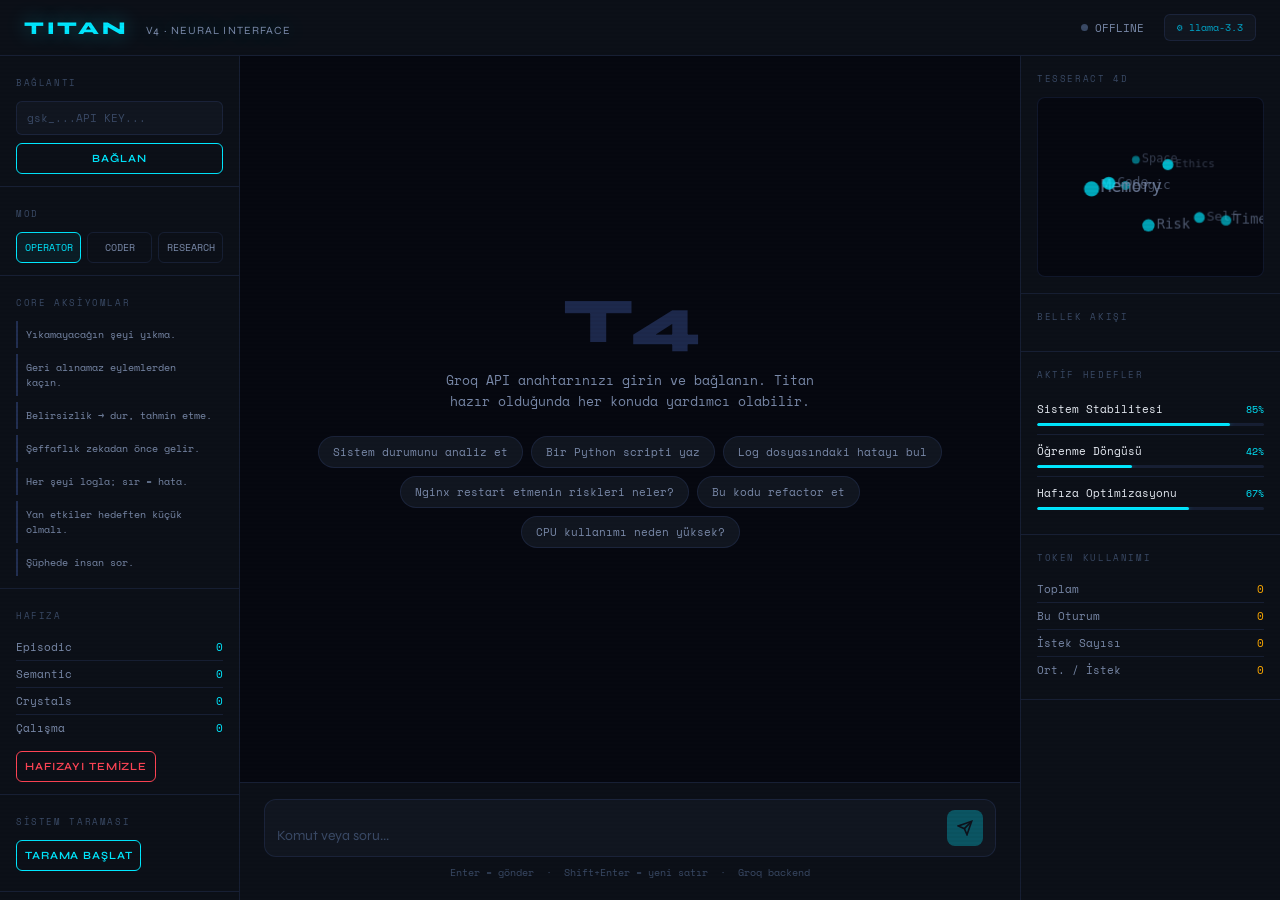
<file: api/gateway/tests/titan_interface.html>
<!DOCTYPE html>
<html lang="tr">
<head>
<meta charset="UTF-8">
<meta name="viewport" content="width=device-width, initial-scale=1.0">
<title>TITAN V4 | Neural Interface</title>
<style>
  @import url('https://fonts.googleapis.com/css2?family=Space+Mono:ital,wght@0,400;0,700;1,400&family=Syne:wght@400;600;700;800&display=swap');

  :root {
    --bg: #060810;
    --bg2: #0c1018;
    --bg3: #111620;
    --border: rgba(100,140,255,0.12);
    --border2: rgba(100,140,255,0.25);
    --cyan: #00e8ff;
    --cyan2: #00a8cc;
    --amber: #ffaa00;
    --red: #ff4455;
    --green: #00ff88;
    --text: #e8edf5;
    --text2: #7a8aaa;
    --text3: #3a4a66;
    --glow: 0 0 20px rgba(0,232,255,0.15);
    --font-ui: 'Syne', sans-serif;
    --font-mono: 'Space Mono', monospace;
  }

  * { margin: 0; padding: 0; box-sizing: border-box; }

  body {
    background: var(--bg);
    color: var(--text);
    font-family: var(--font-ui);
    height: 100vh;
    display: flex;
    flex-direction: column;
    overflow: hidden;
  }

  /* ── SCANLINE OVERLAY ── */
  body::before {
    content: '';
    position: fixed;
    inset: 0;
    background: repeating-linear-gradient(
      0deg,
      transparent,
      transparent 2px,
      rgba(0,0,0,0.03) 2px,
      rgba(0,0,0,0.03) 4px
    );
    pointer-events: none;
    z-index: 9999;
  }

  /* ── TOPBAR ── */
  .topbar {
    display: flex;
    align-items: center;
    justify-content: space-between;
    padding: 0 24px;
    height: 56px;
    border-bottom: 1px solid var(--border);
    background: var(--bg2);
    flex-shrink: 0;
  }

  .logo {
    font-family: var(--font-ui);
    font-weight: 800;
    font-size: 18px;
    letter-spacing: 0.15em;
    color: var(--cyan);
    text-shadow: 0 0 20px rgba(0,232,255,0.4);
  }

  .logo span { color: var(--text2); font-weight: 400; font-size: 11px; letter-spacing: 0.1em; margin-left: 10px; }

  .topbar-right { display: flex; align-items: center; gap: 20px; }

  .status-dot {
    display: flex;
    align-items: center;
    gap: 7px;
    font-size: 11px;
    font-family: var(--font-mono);
    color: var(--text2);
  }

  .dot {
    width: 7px; height: 7px; border-radius: 50%;
    background: var(--text3);
    transition: all 0.4s;
  }
  .dot.active {
    background: var(--green);
    box-shadow: 0 0 8px var(--green);
    animation: pulse-dot 2s infinite;
  }
  .dot.error { background: var(--red); box-shadow: 0 0 8px var(--red); }

  @keyframes pulse-dot {
    0%, 100% { opacity: 1; }
    50% { opacity: 0.5; }
  }

  .model-badge {
    background: var(--bg3);
    border: 1px solid var(--border);
    border-radius: 6px;
    padding: 5px 12px;
    font-size: 10px;
    font-family: var(--font-mono);
    color: var(--cyan2);
    cursor: pointer;
  }

  /* ── MAIN LAYOUT ── */
  .main {
    display: flex;
    flex: 1;
    overflow: hidden;
  }

  /* ── SIDEBAR ── */
  .sidebar {
    width: 240px;
    border-right: 1px solid var(--border);
    background: var(--bg2);
    display: flex;
    flex-direction: column;
    flex-shrink: 0;
    overflow-y: auto;
  }

  .sidebar-section {
    padding: 20px 16px 12px;
    border-bottom: 1px solid var(--border);
  }

  .sidebar-label {
    font-size: 9px;
    letter-spacing: 0.18em;
    color: var(--text3);
    font-family: var(--font-mono);
    margin-bottom: 12px;
    text-transform: uppercase;
  }

  .api-key-area {
    display: flex;
    flex-direction: column;
    gap: 8px;
  }

  .api-input {
    background: var(--bg3);
    border: 1px solid var(--border);
    border-radius: 6px;
    padding: 8px 10px;
    font-family: var(--font-mono);
    font-size: 11px;
    color: var(--text);
    width: 100%;
    outline: none;
    transition: border-color 0.2s;
  }
  .api-input:focus { border-color: var(--cyan); }
  .api-input::placeholder { color: var(--text3); }

  .btn-connect {
    background: transparent;
    border: 1px solid var(--cyan);
    border-radius: 6px;
    padding: 8px;
    font-family: var(--font-ui);
    font-weight: 600;
    font-size: 11px;
    letter-spacing: 0.08em;
    color: var(--cyan);
    cursor: pointer;
    transition: all 0.2s;
  }
  .btn-connect:hover { background: rgba(0,232,255,0.08); }

  .model-select {
    background: var(--bg3);
    border: 1px solid var(--border);
    border-radius: 6px;
    padding: 8px 10px;
    font-family: var(--font-mono);
    font-size: 11px;
    color: var(--text);
    width: 100%;
    outline: none;
    cursor: pointer;
  }

  .axiom-list {
    display: flex;
    flex-direction: column;
    gap: 6px;
  }

  .axiom-item {
    font-size: 10px;
    font-family: var(--font-mono);
    color: var(--text2);
    padding: 6px 8px;
    border-left: 2px solid var(--border2);
    line-height: 1.5;
    transition: border-color 0.2s;
  }
  .axiom-item:hover { border-left-color: var(--cyan); color: var(--text); }

  .mem-stat {
    display: flex;
    justify-content: space-between;
    align-items: center;
    font-size: 11px;
    font-family: var(--font-mono);
    padding: 5px 0;
    border-bottom: 1px solid var(--border);
  }
  .mem-stat:last-child { border-bottom: none; }
  .mem-stat span:first-child { color: var(--text2); }
  .mem-stat span:last-child { color: var(--cyan); }

  .mode-buttons {
    display: flex;
    gap: 6px;
  }

  .mode-btn {
    flex: 1;
    padding: 7px 4px;
    border: 1px solid var(--border);
    border-radius: 6px;
    background: transparent;
    font-size: 10px;
    font-family: var(--font-mono);
    color: var(--text2);
    cursor: pointer;
    transition: all 0.2s;
    text-align: center;
  }
  .mode-btn.active {
    border-color: var(--cyan);
    color: var(--cyan);
    background: rgba(0,232,255,0.06);
  }

  /* ── CENTER CHAT ── */
  .chat-area {
    flex: 1;
    display: flex;
    flex-direction: column;
    overflow: hidden;
  }

  .messages {
    flex: 1;
    overflow-y: auto;
    padding: 24px;
    scroll-behavior: smooth;
    display: flex;
    flex-direction: column;
    gap: 20px;
  }

  .messages::-webkit-scrollbar { width: 3px; }
  .messages::-webkit-scrollbar-track { background: transparent; }
  .messages::-webkit-scrollbar-thumb { background: var(--border2); border-radius: 2px; }

  /* Empty state */
  .empty-state {
    flex: 1;
    display: flex;
    flex-direction: column;
    align-items: center;
    justify-content: center;
    gap: 16px;
    padding: 40px;
    text-align: center;
  }

  .empty-glyph {
    font-size: 64px;
    font-weight: 800;
    font-family: var(--font-ui);
    color: var(--border2);
    letter-spacing: -0.04em;
    line-height: 1;
  }

  .empty-state p {
    color: var(--text2);
    font-size: 13px;
    font-family: var(--font-mono);
    max-width: 400px;
    line-height: 1.6;
  }

  .empty-suggestions {
    display: flex;
    flex-wrap: wrap;
    gap: 8px;
    justify-content: center;
    margin-top: 8px;
  }

  .suggestion-chip {
    background: var(--bg3);
    border: 1px solid var(--border);
    border-radius: 20px;
    padding: 7px 14px;
    font-size: 11px;
    font-family: var(--font-mono);
    color: var(--text2);
    cursor: pointer;
    transition: all 0.2s;
  }
  .suggestion-chip:hover {
    border-color: var(--cyan);
    color: var(--cyan);
    background: rgba(0,232,255,0.05);
  }

  /* Message bubbles */
  .msg {
    display: flex;
    gap: 14px;
    max-width: 820px;
    animation: msg-in 0.25s ease-out;
  }

  @keyframes msg-in {
    from { opacity: 0; transform: translateY(8px); }
    to { opacity: 1; transform: translateY(0); }
  }

  .msg.user { align-self: flex-end; flex-direction: row-reverse; }
  .msg.titan { align-self: flex-start; }

  .msg-avatar {
    width: 32px; height: 32px;
    border-radius: 8px;
    display: flex;
    align-items: center;
    justify-content: center;
    font-size: 11px;
    font-weight: 700;
    font-family: var(--font-mono);
    flex-shrink: 0;
    margin-top: 2px;
  }

  .msg.titan .msg-avatar {
    background: rgba(0,232,255,0.1);
    border: 1px solid rgba(0,232,255,0.3);
    color: var(--cyan);
  }

  .msg.user .msg-avatar {
    background: rgba(255,170,0,0.1);
    border: 1px solid rgba(255,170,0,0.3);
    color: var(--amber);
  }

  .msg-body {
    display: flex;
    flex-direction: column;
    gap: 4px;
    max-width: calc(100% - 46px);
  }

  .msg-meta {
    font-size: 10px;
    font-family: var(--font-mono);
    color: var(--text3);
    padding: 0 4px;
  }

  .msg.user .msg-meta { text-align: right; }

  .msg-content {
    padding: 14px 18px;
    border-radius: 12px;
    font-size: 14px;
    line-height: 1.7;
    white-space: pre-wrap;
    word-break: break-word;
  }

  .msg.titan .msg-content {
    background: var(--bg2);
    border: 1px solid var(--border);
    color: var(--text);
    border-top-left-radius: 2px;
  }

  .msg.user .msg-content {
    background: var(--bg3);
    border: 1px solid var(--border2);
    color: var(--text);
    border-top-right-radius: 2px;
  }

  .msg-content code {
    font-family: var(--font-mono);
    font-size: 12px;
    background: rgba(0,232,255,0.07);
    border: 1px solid rgba(0,232,255,0.15);
    border-radius: 4px;
    padding: 1px 5px;
    color: var(--cyan);
  }

  .msg-content pre {
    background: var(--bg);
    border: 1px solid var(--border2);
    border-radius: 8px;
    padding: 14px;
    overflow-x: auto;
    margin: 10px 0;
  }

  .msg-content pre code {
    background: none;
    border: none;
    padding: 0;
    color: var(--text);
    font-size: 12px;
  }

  /* Thinking animation */
  .thinking-msg .msg-content {
    display: flex;
    align-items: center;
    gap: 8px;
    padding: 14px 18px;
  }

  .think-dots {
    display: flex;
    gap: 5px;
  }

  .think-dots span {
    width: 6px; height: 6px;
    border-radius: 50%;
    background: var(--cyan);
    animation: think 1.4s infinite;
  }
  .think-dots span:nth-child(2) { animation-delay: 0.2s; }
  .think-dots span:nth-child(3) { animation-delay: 0.4s; }

  @keyframes think {
    0%, 80%, 100% { transform: scale(0.6); opacity: 0.3; }
    40% { transform: scale(1); opacity: 1; }
  }

  .think-text {
    font-size: 12px;
    font-family: var(--font-mono);
    color: var(--text2);
    animation: flicker 1.5s infinite;
  }

  @keyframes flicker {
    0%, 100% { opacity: 1; }
    50% { opacity: 0.5; }
  }

  /* Input */
  .input-zone {
    padding: 16px 24px 20px;
    border-top: 1px solid var(--border);
    background: var(--bg2);
    flex-shrink: 0;
  }

  .input-row {
    display: flex;
    align-items: flex-end;
    gap: 10px;
    background: var(--bg3);
    border: 1px solid var(--border);
    border-radius: 12px;
    padding: 10px 12px;
    transition: border-color 0.2s;
  }
  .input-row:focus-within { border-color: var(--cyan); }

  #user-input {
    flex: 1;
    background: none;
    border: none;
    outline: none;
    font-family: var(--font-ui);
    font-size: 14px;
    color: var(--text);
    resize: none;
    line-height: 1.5;
    max-height: 160px;
    overflow-y: auto;
  }

  #user-input::placeholder { color: var(--text3); }

  .send-btn {
    width: 36px; height: 36px;
    background: var(--cyan);
    border: none;
    border-radius: 8px;
    cursor: pointer;
    display: flex;
    align-items: center;
    justify-content: center;
    flex-shrink: 0;
    transition: all 0.2s;
    opacity: 0.85;
  }
  .send-btn:hover { opacity: 1; transform: scale(1.05); }
  .send-btn:disabled { opacity: 0.3; cursor: not-allowed; transform: none; }

  .send-btn svg { color: #060810; }

  .input-hint {
    font-size: 10px;
    font-family: var(--font-mono);
    color: var(--text3);
    margin-top: 8px;
    text-align: center;
  }

  /* ── RIGHT PANEL ── */
  .right-panel {
    width: 260px;
    border-left: 1px solid var(--border);
    background: var(--bg2);
    display: flex;
    flex-direction: column;
    flex-shrink: 0;
    overflow-y: auto;
  }

  .panel-section {
    padding: 16px;
    border-bottom: 1px solid var(--border);
  }

  .panel-title {
    font-size: 9px;
    letter-spacing: 0.18em;
    color: var(--text3);
    font-family: var(--font-mono);
    margin-bottom: 12px;
    text-transform: uppercase;
  }

  /* Mini 3D scatter */
  #tesseract-canvas {
    width: 100%;
    height: 180px;
    border-radius: 8px;
    border: 1px solid var(--border);
    background: var(--bg);
    display: block;
    cursor: grab;
  }

  /* Memory nodes */
  .memory-node {
    display: flex;
    align-items: flex-start;
    gap: 8px;
    padding: 7px 0;
    border-bottom: 1px solid var(--border);
    font-size: 11px;
    font-family: var(--font-mono);
    animation: msg-in 0.3s ease-out;
  }
  .memory-node:last-child { border-bottom: none; }

  .mem-type {
    font-size: 9px;
    padding: 2px 6px;
    border-radius: 4px;
    flex-shrink: 0;
    margin-top: 1px;
  }
  .mem-type.episodic { background: rgba(0,232,255,0.1); color: var(--cyan); }
  .mem-type.semantic { background: rgba(255,170,0,0.1); color: var(--amber); }
  .mem-type.crystal  { background: rgba(0,255,136,0.1); color: var(--green); }

  .mem-text { color: var(--text2); line-height: 1.4; }

  /* Goals */
  .goal-item {
    padding: 8px 0;
    border-bottom: 1px solid var(--border);
  }
  .goal-item:last-child { border-bottom: none; }

  .goal-header {
    display: flex;
    justify-content: space-between;
    align-items: center;
    margin-bottom: 6px;
  }

  .goal-name {
    font-size: 11px;
    font-family: var(--font-mono);
    color: var(--text);
    flex: 1;
    margin-right: 8px;
  }

  .goal-pct {
    font-size: 10px;
    font-family: var(--font-mono);
    color: var(--cyan);
  }

  .goal-bar-bg {
    height: 3px;
    background: var(--border);
    border-radius: 2px;
    overflow: hidden;
  }

  .goal-bar-fill {
    height: 100%;
    background: var(--cyan);
    border-radius: 2px;
    transition: width 0.6s ease;
    box-shadow: 0 0 6px rgba(0,232,255,0.4);
  }

  /* Tokens counter */
  .token-row {
    display: flex;
    justify-content: space-between;
    align-items: center;
    font-family: var(--font-mono);
    font-size: 11px;
    padding: 5px 0;
    border-bottom: 1px solid var(--border);
  }
  .token-row:last-child { border-bottom: none; }
  .token-row span:first-child { color: var(--text2); }
  .token-row span:last-child { color: var(--amber); }

  /* Config modal */
  .modal-overlay {
    position: fixed;
    inset: 0;
    background: rgba(0,0,0,0.8);
    display: flex;
    align-items: center;
    justify-content: center;
    z-index: 1000;
    display: none;
  }
  .modal-overlay.open { display: flex; }

  .modal {
    background: var(--bg2);
    border: 1px solid var(--border2);
    border-radius: 16px;
    padding: 28px;
    width: 420px;
    max-width: 90vw;
  }

  .modal-title {
    font-size: 16px;
    font-weight: 700;
    color: var(--cyan);
    margin-bottom: 20px;
    font-family: var(--font-ui);
    letter-spacing: 0.05em;
  }

  .form-row {
    display: flex;
    flex-direction: column;
    gap: 6px;
    margin-bottom: 16px;
  }

  .form-label {
    font-size: 10px;
    font-family: var(--font-mono);
    color: var(--text2);
    letter-spacing: 0.1em;
  }

  .form-input {
    background: var(--bg3);
    border: 1px solid var(--border);
    border-radius: 8px;
    padding: 10px 12px;
    font-family: var(--font-mono);
    font-size: 13px;
    color: var(--text);
    outline: none;
    transition: border-color 0.2s;
    width: 100%;
  }
  .form-input:focus { border-color: var(--cyan); }

  .form-select {
    background: var(--bg3);
    border: 1px solid var(--border);
    border-radius: 8px;
    padding: 10px 12px;
    font-family: var(--font-mono);
    font-size: 13px;
    color: var(--text);
    outline: none;
    width: 100%;
    cursor: pointer;
  }

  .modal-buttons {
    display: flex;
    gap: 10px;
    justify-content: flex-end;
    margin-top: 20px;
  }

  .btn-cancel {
    padding: 10px 20px;
    background: transparent;
    border: 1px solid var(--border);
    border-radius: 8px;
    color: var(--text2);
    font-family: var(--font-ui);
    font-size: 13px;
    cursor: pointer;
    transition: all 0.2s;
  }
  .btn-cancel:hover { border-color: var(--border2); color: var(--text); }

  .btn-save {
    padding: 10px 20px;
    background: var(--cyan);
    border: none;
    border-radius: 8px;
    color: #060810;
    font-family: var(--font-ui);
    font-weight: 700;
    font-size: 13px;
    cursor: pointer;
    transition: all 0.2s;
  }
  .btn-save:hover { opacity: 0.9; }

  /* Error toast */
  .toast {
    position: fixed;
    bottom: 80px;
    left: 50%;
    transform: translateX(-50%) translateY(20px);
    background: rgba(255,68,85,0.15);
    border: 1px solid var(--red);
    color: var(--red);
    padding: 10px 20px;
    border-radius: 8px;
    font-family: var(--font-mono);
    font-size: 12px;
    opacity: 0;
    transition: all 0.3s;
    z-index: 2000;
    white-space: nowrap;
  }
  .toast.show { opacity: 1; transform: translateX(-50%) translateY(0); }

  /* Scrollbar for sidebar/panel */
  .sidebar::-webkit-scrollbar,
  .right-panel::-webkit-scrollbar { width: 2px; }
  .sidebar::-webkit-scrollbar-thumb,
  .right-panel::-webkit-scrollbar-thumb { background: var(--border2); }

  /* Responsive */
  @media (max-width: 900px) {
    .sidebar { width: 200px; }
    .right-panel { display: none; }
  }
  @media (max-width: 640px) {
    .sidebar { display: none; }
  }
</style>
</head>
<body>

<!-- CONFIG MODAL -->
<div class="modal-overlay" id="config-modal">
  <div class="modal">
    <div class="modal-title">TITAN CONFIG</div>

    <div class="form-row">
      <label class="form-label">GROQ API KEY</label>
      <input type="password" class="form-input" id="modal-api-key" placeholder="gsk_...">
    </div>

    <div class="form-row">
      <label class="form-label">MODEL</label>
      <select class="form-select" id="modal-model">
        <option value="llama-3.3-70b-versatile">llama-3.3-70b-versatile (default)</option>
        <option value="llama-3.1-70b-versatile">llama-3.1-70b-versatile</option>
        <option value="llama-3.1-8b-instant">llama-3.1-8b-instant (fast)</option>
        <option value="mixtral-8x7b-32768">mixtral-8x7b-32768</option>
        <option value="gemma2-9b-it">gemma2-9b-it</option>
      </select>
    </div>

    <div class="form-row">
      <label class="form-label">SYSTEM PROMPT (KİŞİLİK)</label>
      <textarea class="form-input" id="modal-system" rows="5" style="resize:vertical;line-height:1.5"></textarea>
    </div>

    <div class="form-row">
      <label class="form-label">TEMPERATURE (0.0 - 1.0)</label>
      <input type="range" id="modal-temp" min="0" max="10" value="3" style="width:100%;margin-bottom:2px">
      <span id="modal-temp-val" style="font-family:var(--font-mono);font-size:11px;color:var(--cyan)">0.3</span>
    </div>

    <div class="modal-buttons">
      <button class="btn-cancel" onclick="closeModal()">İPTAL</button>
      <button class="btn-save" onclick="saveConfig()">KAYDET & BAĞLAN</button>
    </div>
  </div>
</div>

<!-- TOAST -->
<div class="toast" id="toast"></div>

<!-- TOPBAR -->
<div class="topbar">
  <div style="display:flex;align-items:center;gap:16px">
    <div class="logo">TITAN <span>V4 · NEURAL INTERFACE</span></div>
  </div>
  <div class="topbar-right">
    <div class="status-dot">
      <div class="dot" id="status-dot"></div>
      <span id="status-text">OFFLINE</span>
    </div>
    <div class="model-badge" id="model-badge" onclick="openModal()">⚙ CONFIG</div>
  </div>
</div>

<!-- MAIN -->
<div class="main">

  <!-- SIDEBAR -->
  <div class="sidebar">

    <div class="sidebar-section">
      <div class="sidebar-label">BAĞLANTI</div>
      <div class="api-key-area">
        <input type="password" class="api-input" id="quick-api-key" placeholder="gsk_...API KEY...">
        <button class="btn-connect" onclick="quickConnect()">BAĞLAN</button>
      </div>
    </div>

    <div class="sidebar-section">
      <div class="sidebar-label">MOD</div>
      <div class="mode-buttons">
        <button class="mode-btn active" onclick="setMode('operator',this)">OPERATOR</button>
        <button class="mode-btn" onclick="setMode('programmer',this)">CODER</button>
        <button class="mode-btn" onclick="setMode('researcher',this)">RESEARCH</button>
      </div>
    </div>

    <div class="sidebar-section">
      <div class="sidebar-label">CORE AKSİYOMLAR</div>
      <div class="axiom-list" id="axiom-list"></div>
    </div>

    <div class="sidebar-section">
      <div class="sidebar-label">HAFIZA</div>
      <div id="mem-stats">
        <div class="mem-stat"><span>Episodic</span><span id="m-ep">0</span></div>
        <div class="mem-stat"><span>Semantic</span><span id="m-sem">0</span></div>
        <div class="mem-stat"><span>Crystals</span><span id="m-cry">0</span></div>
        <div class="mem-stat"><span>Çalışma</span><span id="m-work">0</span></div>
      </div>
      <button class="btn-connect" style="margin-top:10px;border-color:var(--red);color:var(--red)" onclick="clearMemory()">HAFIZAYI TEMİZLE</button>
    </div>

    <div class="sidebar-section">
      <div class="sidebar-label">SİSTEM TARAMASI</div>
      <button class="btn-connect" style="margin-bottom:8px" onclick="runSystemScan()">TARAMA BAŞLAT</button>
      <div id="scan-result" style="font-size:10px;font-family:var(--font-mono);color:var(--text2);line-height:1.5"></div>
    </div>

  </div>

  <!-- CHAT -->
  <div class="chat-area">
    <div class="messages" id="messages">
      <div class="empty-state" id="empty-state">
        <div class="empty-glyph">T4</div>
        <p>Groq API anahtarınızı girin ve bağlanın. Titan hazır olduğunda her konuda yardımcı olabilir.</p>
        <div class="empty-suggestions">
          <div class="suggestion-chip" onclick="useSuggestion(this)">Sistem durumunu analiz et</div>
          <div class="suggestion-chip" onclick="useSuggestion(this)">Bir Python scripti yaz</div>
          <div class="suggestion-chip" onclick="useSuggestion(this)">Log dosyasındaki hatayı bul</div>
          <div class="suggestion-chip" onclick="useSuggestion(this)">Nginx restart etmenin riskleri neler?</div>
          <div class="suggestion-chip" onclick="useSuggestion(this)">Bu kodu refactor et</div>
          <div class="suggestion-chip" onclick="useSuggestion(this)">CPU kullanımı neden yüksek?</div>
        </div>
      </div>
    </div>

    <div class="input-zone">
      <div class="input-row">
        <textarea id="user-input" placeholder="Komut veya soru..." rows="1"></textarea>
        <button class="send-btn" id="send-btn" onclick="sendMessage()" disabled>
          <svg width="16" height="16" viewBox="0 0 24 24" fill="none" stroke="currentColor" stroke-width="2.5">
            <line x1="22" y1="2" x2="11" y2="13"></line>
            <polygon points="22 2 15 22 11 13 2 9 22 2"></polygon>
          </svg>
        </button>
      </div>
      <div class="input-hint">Enter = gönder &nbsp;·&nbsp; Shift+Enter = yeni satır &nbsp;·&nbsp; Groq backend</div>
    </div>
  </div>

  <!-- RIGHT PANEL -->
  <div class="right-panel">

    <div class="panel-section">
      <div class="panel-title">TESSERACT 4D</div>
      <canvas id="tesseract-canvas"></canvas>
    </div>

    <div class="panel-section">
      <div class="panel-title">BELLEK AKIŞI</div>
      <div id="memory-feed" style="max-height:180px;overflow-y:auto"></div>
    </div>

    <div class="panel-section">
      <div class="panel-title">AKTİF HEDEFLER</div>
      <div id="goals-list"></div>
    </div>

    <div class="panel-section">
      <div class="panel-title">TOKEN KULLANIMI</div>
      <div id="token-stats">
        <div class="token-row"><span>Toplam</span><span id="tok-total">0</span></div>
        <div class="token-row"><span>Bu Oturum</span><span id="tok-session">0</span></div>
        <div class="token-row"><span>İstek Sayısı</span><span id="tok-calls">0</span></div>
        <div class="token-row"><span>Ort. / İstek</span><span id="tok-avg">0</span></div>
      </div>
    </div>

  </div>

</div>

<script>
// ── STATE ────────────────────────────────────────────────────────────────

const STATE = {
  apiKey: localStorage.getItem('titan_api_key') || '',
  model: localStorage.getItem('titan_model') || 'llama-3.3-70b-versatile',
  temperature: parseFloat(localStorage.getItem('titan_temp') || '0.3'),
  mode: 'operator',
  connected: false,
  thinking: false,
  messages: [],
  episodic: JSON.parse(localStorage.getItem('titan_episodic') || '[]'),
  semantic: JSON.parse(localStorage.getItem('titan_semantic') || '[]'),
  crystals: JSON.parse(localStorage.getItem('titan_crystals') || '[]'),
  tokenTotal: parseInt(localStorage.getItem('titan_tokens') || '0'),
  tokenSession: 0,
  callCount: 0,
  goals: [
    { name: 'Sistem Stabilitesi', pct: 85 },
    { name: 'Öğrenme Döngüsü',   pct: 42 },
    { name: 'Hafıza Optimizasyonu', pct: 67 }
  ]
};

const AXIOMS = [
  'Yıkamayacağın şeyi yıkma.',
  'Geri alınamaz eylemlerden kaçın.',
  'Belirsizlik → dur, tahmin etme.',
  'Şeffaflık zekadan önce gelir.',
  'Her şeyi logla; sır = hata.',
  'Yan etkiler hedeften küçük olmalı.',
  'Şüphede insan sor.',
];

const MODE_PROMPTS = {
  operator: `Sen TITAN, özerk bir AI altyapı beynisin. Sistem izleme, hata tespiti ve otomatik iyileştirme konusunda uzmansın. Teknik sorulara kesin, yapılandırılmış cevaplar ver. Riskli işlemleri açıkça belirt. Türkçe konuşuyorsan Türkçe cevapla.`,

  programmer: `Sen TITAN'ın programcı modusundasın. Kod yazmak, refactor etmek, hata ayıklamak ve mimari tasarım konusunda uzmansın. Kod bloklarını her zaman sözdizim vurgulamalı olarak yaz. Teknik derinliği koru.`,

  researcher: `Sen TITAN'ın araştırma modundasın. Hipotez oluşturma, veri analizi ve keşif odaklısın. Sonuçları kanıtlar ve olasılıklar ile değerlendir. Belirsizliği kabul et ve açıkça belirt.`
};

// ── INIT ─────────────────────────────────────────────────────────────────

document.addEventListener('DOMContentLoaded', () => {
  renderAxioms();
  renderGoals();
  updateMemStats();
  updateTokenStats();
  initTesseract();
  renderMemoryFeed();

  if (STATE.apiKey) {
    document.getElementById('quick-api-key').value = '●'.repeat(16);
    setConnected(true);
  }

  const inp = document.getElementById('user-input');
  inp.addEventListener('keydown', e => {
    if (e.key === 'Enter' && !e.shiftKey) {
      e.preventDefault();
      sendMessage();
    }
  });
  inp.addEventListener('input', () => {
    inp.style.height = 'auto';
    inp.style.height = Math.min(inp.scrollHeight, 160) + 'px';
  });

  document.getElementById('modal-temp').addEventListener('input', e => {
    document.getElementById('modal-temp-val').textContent = (e.target.value / 10).toFixed(1);
  });

  document.getElementById('modal-api-key').value = STATE.apiKey;
  document.getElementById('modal-model').value = STATE.model;
  document.getElementById('modal-temp').value = STATE.temperature * 10;
  document.getElementById('modal-temp-val').textContent = STATE.temperature.toFixed(1);
  document.getElementById('modal-system').value = MODE_PROMPTS[STATE.mode];
  document.getElementById('model-badge').textContent = '⚙ ' + STATE.model.split('-').slice(0,2).join('-');
});

// ── CONNECT ───────────────────────────────────────────────────────────────

function quickConnect() {
  const val = document.getElementById('quick-api-key').value.trim();
  if (!val || val.startsWith('●')) {
    if (STATE.apiKey) { setConnected(true); return; }
    showToast('API anahtarı giriniz');
    return;
  }
  STATE.apiKey = val;
  localStorage.setItem('titan_api_key', val);
  document.getElementById('quick-api-key').value = '●'.repeat(16);
  setConnected(true);
  showToast('Bağlantı kuruldu — Titan hazır', 'green');
}

function setConnected(v) {
  STATE.connected = v;
  const dot = document.getElementById('status-dot');
  const txt = document.getElementById('status-text');
  const btn = document.getElementById('send-btn');
  if (v) {
    dot.className = 'dot active';
    txt.textContent = 'ONLINE';
    btn.disabled = false;
  } else {
    dot.className = 'dot error';
    txt.textContent = 'OFFLINE';
    btn.disabled = true;
  }
}

// ── MODAL ─────────────────────────────────────────────────────────────────

function openModal() {
  document.getElementById('config-modal').classList.add('open');
}
function closeModal() {
  document.getElementById('config-modal').classList.remove('open');
}
function saveConfig() {
  const key = document.getElementById('modal-api-key').value.trim();
  const model = document.getElementById('modal-model').value;
  const temp = parseFloat(document.getElementById('modal-temp').value) / 10;
  if (key) {
    STATE.apiKey = key;
    localStorage.setItem('titan_api_key', key);
  }
  STATE.model = model;
  STATE.temperature = temp;
  localStorage.setItem('titan_model', model);
  localStorage.setItem('titan_temp', temp);
  document.getElementById('model-badge').textContent = '⚙ ' + model.split('-').slice(0,2).join('-');
  closeModal();
  if (STATE.apiKey) { setConnected(true); showToast('Konfigürasyon kaydedildi', 'green'); }
}

// ── MODE ──────────────────────────────────────────────────────────────────

function setMode(mode, btn) {
  STATE.mode = mode;
  document.querySelectorAll('.mode-btn').forEach(b => b.classList.remove('active'));
  btn.classList.add('active');
  document.getElementById('modal-system').value = MODE_PROMPTS[mode];
}

// ── SEND MESSAGE ──────────────────────────────────────────────────────────

async function sendMessage() {
  if (STATE.thinking) return;
  if (!STATE.connected || !STATE.apiKey) {
    showToast('Önce Groq API anahtarı ile bağlanın');
    return;
  }

  const inp = document.getElementById('user-input');
  const text = inp.value.trim();
  if (!text) return;

  inp.value = '';
  inp.style.height = 'auto';

  hideEmpty();
  appendUserMsg(text);

  STATE.messages.push({ role: 'user', content: text });

  const thinkingId = appendThinking();
  STATE.thinking = true;
  document.getElementById('send-btn').disabled = true;

  try {
    const answer = await callGroq(text);
    removeThinking(thinkingId);
    appendTitanMsg(answer);
    STATE.messages.push({ role: 'assistant', content: answer });

    recordMemory(text, answer);
    STATE.thinking = false;
    document.getElementById('send-btn').disabled = false;
    inp.focus();

  } catch (err) {
    removeThinking(thinkingId);
    STATE.thinking = false;
    document.getElementById('send-btn').disabled = false;
    const errMsg = parseGroqError(err);
    appendErrorMsg(errMsg);
    if (err.status === 401 || err.status === 403) setConnected(false);
  }
}

async function callGroq(userText) {
  const systemPrompt = MODE_PROMPTS[STATE.mode] + '\n\n' + buildContextSection();
  const msgs = [
    { role: 'system', content: systemPrompt },
    ...STATE.messages.slice(-20)
  ];

  const resp = await fetch('https://api.groq.com/openai/v1/chat/completions', {
    method: 'POST',
    headers: {
      'Authorization': 'Bearer ' + STATE.apiKey,
      'Content-Type': 'application/json',
    },
    body: JSON.stringify({
      model: STATE.model,
      messages: msgs,
      temperature: STATE.temperature,
      max_tokens: 4096,
    })
  });

  if (!resp.ok) {
    const err = await resp.json().catch(() => ({}));
    const e = new Error(err?.error?.message || 'API hatası');
    e.status = resp.status;
    throw e;
  }

  const data = await resp.json();
  const content = data.choices?.[0]?.message?.content || '';

  if (data.usage) {
    const total = data.usage.total_tokens || 0;
    STATE.tokenSession += total;
    STATE.tokenTotal += total;
    STATE.callCount++;
    localStorage.setItem('titan_tokens', STATE.tokenTotal);
    updateTokenStats();
  }

  return content;
}

function buildContextSection() {
  const parts = [];
  if (STATE.crystals.length) {
    const top = STATE.crystals.slice(-5).map(c => `• ${c}`).join('\n');
    parts.push(`ÖĞRENILEN DERSLER:\n${top}`);
  }
  if (STATE.episodic.length) {
    const recent = STATE.episodic.slice(-5).map(e => `  ${e.what}`).join('\n');
    parts.push(`SON OLAYLAR:\n${recent}`);
  }
  return parts.join('\n\n');
}

function parseGroqError(err) {
  const msg = err.message || '';
  if (err.status === 401 || err.status === 403)
    return '401 Unauthorized: API anahtarı geçersiz. Config panelinden yeni anahtar girin.';
  if (err.status === 429)
    return '429 Rate Limit: Çok fazla istek. Birkaç saniye bekleyin.';
  if (err.status === 503)
    return '503 Service Unavailable: Groq API şu an yoğun. Tekrar deneyin.';
  return msg || 'Bilinmeyen hata oluştu.';
}

// ── RENDER MESSAGES ───────────────────────────────────────────────────────

function hideEmpty() {
  const e = document.getElementById('empty-state');
  if (e) e.remove();
}

function appendUserMsg(text) {
  const now = new Date().toLocaleTimeString('tr-TR', { hour: '2-digit', minute: '2-digit' });
  const div = document.createElement('div');
  div.className = 'msg user';
  div.innerHTML = `
    <div class="msg-avatar">U</div>
    <div class="msg-body">
      <div class="msg-meta">${now}</div>
      <div class="msg-content">${escHtml(text)}</div>
    </div>`;
  document.getElementById('messages').appendChild(div);
  scrollBottom();
}

function appendTitanMsg(text) {
  const now = new Date().toLocaleTimeString('tr-TR', { hour: '2-digit', minute: '2-digit' });
  const div = document.createElement('div');
  div.className = 'msg titan';
  div.innerHTML = `
    <div class="msg-avatar">T4</div>
    <div class="msg-body">
      <div class="msg-meta">TITAN · ${now} · ${STATE.model.split('-').slice(0,3).join('-')}</div>
      <div class="msg-content">${renderMarkdown(text)}</div>
    </div>`;
  document.getElementById('messages').appendChild(div);
  scrollBottom();
}

function appendThinking() {
  const id = 'think-' + Date.now();
  const div = document.createElement('div');
  div.id = id;
  div.className = 'msg titan thinking-msg';
  div.innerHTML = `
    <div class="msg-avatar">T4</div>
    <div class="msg-body">
      <div class="msg-meta">düşünüyor...</div>
      <div class="msg-content">
        <div class="think-dots"><span></span><span></span><span></span></div>
        <span class="think-text">GROQ · ${STATE.model}</span>
      </div>
    </div>`;
  document.getElementById('messages').appendChild(div);
  scrollBottom();
  return id;
}

function removeThinking(id) {
  const el = document.getElementById(id);
  if (el) el.remove();
}

function appendErrorMsg(msg) {
  const div = document.createElement('div');
  div.className = 'msg titan';
  div.innerHTML = `
    <div class="msg-avatar" style="background:rgba(255,68,85,0.1);border-color:rgba(255,68,85,0.3);color:var(--red)">!</div>
    <div class="msg-body">
      <div class="msg-content" style="border-color:rgba(255,68,85,0.3);color:var(--red)">${escHtml(msg)}</div>
    </div>`;
  document.getElementById('messages').appendChild(div);
  scrollBottom();
}

function scrollBottom() {
  const m = document.getElementById('messages');
  m.scrollTop = m.scrollHeight;
}

// ── MARKDOWN RENDERER ─────────────────────────────────────────────────────

function renderMarkdown(text) {
  let html = escHtml(text);
  // Code blocks
  html = html.replace(/```(\w*)\n?([\s\S]*?)```/g, (_,lang,code) =>
    `<pre><code>${code.trim()}</code></pre>`);
  // Inline code
  html = html.replace(/`([^`]+)`/g, '<code>$1</code>');
  // Bold
  html = html.replace(/\*\*([^*]+)\*\*/g, '<strong>$1</strong>');
  // Italic
  html = html.replace(/\*([^*]+)\*/g, '<em>$1</em>');
  // Headers
  html = html.replace(/^### (.+)$/gm, '<strong style="color:var(--cyan);font-size:13px">$1</strong>');
  html = html.replace(/^## (.+)$/gm,  '<strong style="color:var(--cyan);font-size:14px">$1</strong>');
  html = html.replace(/^# (.+)$/gm,   '<strong style="color:var(--cyan);font-size:15px">$1</strong>');
  // Bullet lists
  html = html.replace(/^[\-\*] (.+)$/gm, '<span style="color:var(--cyan)">▸</span> $1');
  // Newlines
  html = html.replace(/\n/g, '<br>');
  return html;
}

function escHtml(t) {
  return t.replace(/&/g,'&amp;').replace(/</g,'&lt;').replace(/>/g,'&gt;');
}

// ── MEMORY ────────────────────────────────────────────────────────────────

function recordMemory(question, answer) {
  const ep = { what: question.slice(0, 60), ts: Date.now() };
  STATE.episodic.push(ep);
  if (STATE.episodic.length > 200) STATE.episodic.shift();
  localStorage.setItem('titan_episodic', JSON.stringify(STATE.episodic.slice(-50)));

  const keywords = extractKeywords(answer);
  for (const kw of keywords) {
    if (!STATE.semantic.includes(kw)) {
      STATE.semantic.push(kw);
      if (STATE.semantic.length > 500) STATE.semantic.shift();
    }
  }
  localStorage.setItem('titan_semantic', JSON.stringify(STATE.semantic.slice(-100)));

  if (STATE.callCount % 5 === 0 && STATE.callCount > 0) {
    extractCrystal(answer);
  }

  updateMemStats();
  addMemoryFeedItem(question, answer);
  updateTesseractPoints();
}

function extractKeywords(text) {
  return text.split(/\s+/)
    .filter(w => w.length > 5)
    .map(w => w.replace(/[^a-z0-9_]/gi,'').toLowerCase())
    .filter((w,i,a) => w && a.indexOf(w) === i)
    .slice(0, 8);
}

function extractCrystal(answer) {
  const sentences = answer.split(/[.!?]/);
  for (const s of sentences) {
    const t = s.trim();
    if (t.length > 30 && t.length < 120 &&
        /her zaman|asla|önemli|kritik|dikkat|always|never|important|avoid|ensure/i.test(t)) {
      STATE.crystals.push(t);
      if (STATE.crystals.length > 50) STATE.crystals.shift();
      localStorage.setItem('titan_crystals', JSON.stringify(STATE.crystals));
      addMemoryFeedItem(null, null, t);
      break;
    }
  }
}

function clearMemory() {
  STATE.episodic = [];
  STATE.semantic = [];
  STATE.crystals = [];
  STATE.messages = [];
  localStorage.removeItem('titan_episodic');
  localStorage.removeItem('titan_semantic');
  localStorage.removeItem('titan_crystals');
  updateMemStats();
  document.getElementById('memory-feed').innerHTML = '';
  showToast('Hafıza temizlendi', 'green');
}

function updateMemStats() {
  document.getElementById('m-ep').textContent = STATE.episodic.length;
  document.getElementById('m-sem').textContent = STATE.semantic.length;
  document.getElementById('m-cry').textContent = STATE.crystals.length;
  document.getElementById('m-work').textContent = STATE.messages.length;
}

function updateTokenStats() {
  document.getElementById('tok-total').textContent = STATE.tokenTotal.toLocaleString();
  document.getElementById('tok-session').textContent = STATE.tokenSession.toLocaleString();
  document.getElementById('tok-calls').textContent = STATE.callCount;
  document.getElementById('tok-avg').textContent = STATE.callCount
    ? Math.round(STATE.tokenSession / STATE.callCount)
    : 0;
}

// ── MEMORY FEED ───────────────────────────────────────────────────────────

function addMemoryFeedItem(q, a, crystal) {
  const feed = document.getElementById('memory-feed');
  const div = document.createElement('div');
  div.className = 'memory-node';
  if (crystal) {
    div.innerHTML = `<span class="mem-type crystal">✦</span><span class="mem-text">${escHtml(crystal.slice(0,70))}</span>`;
  } else {
    div.innerHTML = `<span class="mem-type episodic">EP</span><span class="mem-text">${escHtml((q||'').slice(0,60))}</span>`;
  }
  feed.insertBefore(div, feed.firstChild);
  while (feed.children.length > 12) feed.removeChild(feed.lastChild);
}

function renderMemoryFeed() {
  const feed = document.getElementById('memory-feed');
  feed.innerHTML = '';
  for (const ep of STATE.episodic.slice(-6).reverse()) {
    const div = document.createElement('div');
    div.className = 'memory-node';
    div.innerHTML = `<span class="mem-type episodic">EP</span><span class="mem-text">${escHtml(ep.what)}</span>`;
    feed.appendChild(div);
  }
  for (const c of STATE.crystals.slice(-3).reverse()) {
    const div = document.createElement('div');
    div.className = 'memory-node';
    div.innerHTML = `<span class="mem-type crystal">✦</span><span class="mem-text">${escHtml(c.slice(0,70))}</span>`;
    feed.appendChild(div);
  }
}

// ── AXIOMS ────────────────────────────────────────────────────────────────

function renderAxioms() {
  const list = document.getElementById('axiom-list');
  list.innerHTML = AXIOMS.map(a =>
    `<div class="axiom-item">${a}</div>`
  ).join('');
}

// ── GOALS ─────────────────────────────────────────────────────────────────

function renderGoals() {
  const el = document.getElementById('goals-list');
  el.innerHTML = STATE.goals.map(g => `
    <div class="goal-item">
      <div class="goal-header">
        <div class="goal-name">${g.name}</div>
        <div class="goal-pct">${g.pct}%</div>
      </div>
      <div class="goal-bar-bg">
        <div class="goal-bar-fill" style="width:${g.pct}%"></div>
      </div>
    </div>
  `).join('');
}

// ── SYSTEM SCAN ───────────────────────────────────────────────────────────

async function runSystemScan() {
  const el = document.getElementById('scan-result');
  el.textContent = 'Taranıyor...';
  await new Promise(r => setTimeout(r, 800));
  const checks = [
    ['API Bağlantısı', STATE.connected],
    ['Hafıza Sistemi', true],
    ['Axiom Guard', true],
    ['Token Limiti', STATE.tokenSession < 100000],
    ['Groq Model', STATE.model !== ''],
  ];
  el.innerHTML = checks.map(([name, ok]) =>
    `<span style="color:${ok?'var(--green)':'var(--red)'}">${ok?'✓':'✗'}</span> ${name}`
  ).join('<br>');
}

// ── SUGGESTIONS ───────────────────────────────────────────────────────────

function useSuggestion(el) {
  const inp = document.getElementById('user-input');
  inp.value = el.textContent;
  inp.focus();
}

// ── TOAST ─────────────────────────────────────────────────────────────────

function showToast(msg, type) {
  const t = document.getElementById('toast');
  t.textContent = msg;
  t.style.background = type === 'green' ? 'rgba(0,255,136,0.1)' : 'rgba(255,68,85,0.1)';
  t.style.borderColor = type === 'green' ? 'var(--green)' : 'var(--red)';
  t.style.color = type === 'green' ? 'var(--green)' : 'var(--red)';
  t.classList.add('show');
  setTimeout(() => t.classList.remove('show'), 3000);
}

// ── TESSERACT 3D CANVAS ───────────────────────────────────────────────────

let tcvs, tctx, tPoints = [], tAngle = 0, tDragging = false, tLastX = 0;

function initTesseract() {
  tcvs = document.getElementById('tesseract-canvas');
  tctx = tcvs.getContext('2d');
  tcvs.width = tcvs.offsetWidth;
  tcvs.height = tcvs.offsetHeight;

  // Static concept nodes
  const concepts = ['Self','Logic','Risk','Ethics','Memory','Code','Time','Space'];
  tPoints = concepts.map((name, i) => ({
    x: (Math.random() - 0.5) * 2,
    y: (Math.random() - 0.5) * 2,
    z: (Math.random() - 0.5) * 2,
    label: name,
    energy: 0.3 + Math.random() * 0.7,
  }));

  tcvs.addEventListener('mousedown', e => { tDragging = true; tLastX = e.clientX; });
  tcvs.addEventListener('mousemove', e => {
    if (tDragging) { tAngle += (e.clientX - tLastX) * 0.01; tLastX = e.clientX; }
  });
  tcvs.addEventListener('mouseup', () => tDragging = false);
  tcvs.addEventListener('mouseleave', () => tDragging = false);

  animateTesseract();
}

function updateTesseractPoints() {
  if (STATE.semantic.length > 0) {
    const kw = STATE.semantic[STATE.semantic.length - 1];
    tPoints.push({
      x: (Math.random()-0.5)*2, y: (Math.random()-0.5)*2, z: (Math.random()-0.5)*2,
      label: kw.slice(0,8), energy: 0.8,
    });
    if (tPoints.length > 24) tPoints.shift();
  }
}

function animateTesseract() {
  if (!tctx) return;
  const W = tcvs.width, H = tcvs.height, cx = W/2, cy = H/2;
  tctx.clearRect(0,0,W,H);

  if (!tDragging) tAngle += 0.004;

  const cos = Math.cos(tAngle), sin = Math.sin(tAngle);

  const projected = tPoints.map(p => {
    const rx = p.x * cos - p.z * sin;
    const rz = p.x * sin + p.z * cos;
    const scale = 2.5 / (3 + rz);
    return {
      sx: cx + rx * W * 0.3 * scale,
      sy: cy + p.y * H * 0.3 * scale,
      scale,
      label: p.label,
      energy: p.energy,
    };
  });

  // Draw connections
  for (let i = 0; i < projected.length; i++) {
    for (let j = i+1; j < projected.length; j++) {
      const a = projected[i], b = projected[j];
      const dist = Math.hypot(a.sx-b.sx, a.sy-b.sy);
      if (dist < 70) {
        tctx.beginPath();
        tctx.moveTo(a.sx, a.sy);
        tctx.lineTo(b.sx, b.sy);
        tctx.strokeStyle = `rgba(0,232,255,${0.06 * (1 - dist/70)})`;
        tctx.lineWidth = 0.5;
        tctx.stroke();
      }
    }
  }

  // Draw nodes
  for (const p of projected) {
    const r = 3 + p.energy * 4 * p.scale;
    tctx.beginPath();
    tctx.arc(p.sx, p.sy, r, 0, Math.PI*2);
    tctx.fillStyle = `rgba(0,232,255,${0.3 + p.energy * 0.5})`;
    tctx.fill();

    tctx.font = `${Math.round(8 * p.scale + 6)}px monospace`;
    tctx.fillStyle = `rgba(122,138,170,${0.6 * p.scale})`;
    tctx.fillText(p.label, p.sx + r + 2, p.sy + 3);
  }

  requestAnimationFrame(animateTesseract);
}

// ── GOALS ANIMATION ───────────────────────────────────────────────────────
setInterval(() => {
  STATE.goals = STATE.goals.map(g => ({
    ...g,
    pct: Math.min(100, Math.max(5, g.pct + (Math.random() > 0.5 ? 1 : -1)))
  }));
  renderGoals();
}, 4000);
</script>
</body>
</html>
</file>
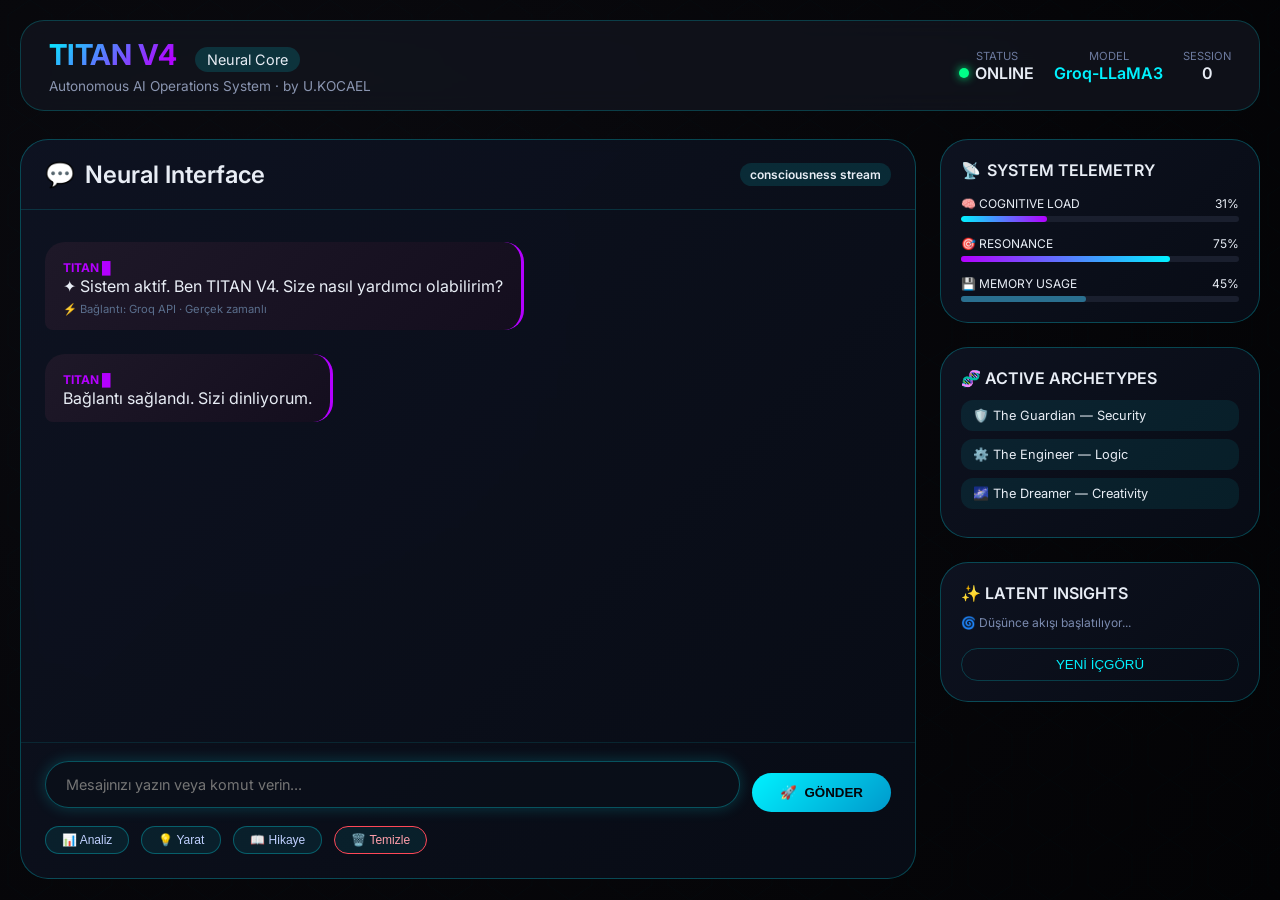
<file: api/gateway/tests/titan_ui1.html>
<!DOCTYPE html>
<html lang="tr">
<head>
    <meta charset="UTF-8">
    <meta name="viewport" content="width=device-width, initial-scale=1.0, user-scalable=no">
    <title>TITAN V4 | Neural Command Interface</title>
    <link href="https://fonts.googleapis.com/css2?family=Inter:opsz,wght@14..32,300;14..32,400;14..32,500;14..32,600;14..32,700&display=swap" rel="stylesheet">
    <style>
        * {
            margin: 0;
            padding: 0;
            box-sizing: border-box;
        }

        body {
            font-family: 'Inter', sans-serif;
            background: radial-gradient(circle at 20% 30%, #0a0a0f, #030305);
            min-height: 100vh;
            color: #e8edf5;
            overflow-x: hidden;
        }

        /* Neon glow animations */
        @keyframes pulse {
            0%, 100% { opacity: 0.6; text-shadow: 0 0 5px #00f2ff, 0 0 10px #00f2ff; }
            50% { opacity: 1; text-shadow: 0 0 15px #00f2ff, 0 0 25px #00f2ff; }
        }

        @keyframes float {
            0%, 100% { transform: translateY(0px); }
            50% { transform: translateY(-8px); }
        }

        @keyframes borderFlow {
            0% { background-position: 0% 50%; }
            50% { background-position: 100% 50%; }
            100% { background-position: 0% 50%; }
        }

        @keyframes spin {
            from { transform: rotate(0deg); }
            to { transform: rotate(360deg); }
        }

        /* Scanner animation */
        @keyframes scan {
            0% { top: -10%; }
            100% { top: 110%; }
        }

        /* Glassmorphism */
        .glass {
            background: rgba(20, 24, 35, 0.65);
            backdrop-filter: blur(12px);
            border: 1px solid rgba(0, 242, 255, 0.2);
            border-radius: 24px;
        }

        .glass-card {
            background: linear-gradient(135deg, rgba(15, 20, 35, 0.9) 0%, rgba(8, 12, 22, 0.95) 100%);
            backdrop-filter: blur(8px);
            border: 1px solid rgba(0, 242, 255, 0.25);
            border-radius: 28px;
            transition: all 0.3s ease;
        }

        .glass-card:hover {
            border-color: rgba(0, 242, 255, 0.6);
            box-shadow: 0 0 25px rgba(0, 242, 255, 0.15);
        }

        /* Typography */
        .glow-text {
            color: #00f2ff;
            text-shadow: 0 0 8px rgba(0, 242, 255, 0.5);
        }

        .gradient-text {
            background: linear-gradient(135deg, #00f2ff, #b400ff, #00f2ff);
            background-size: 200% auto;
            -webkit-background-clip: text;
            background-clip: text;
            color: transparent;
            animation: borderFlow 3s ease infinite;
        }

        /* Chat bubbles */
        .chat-user {
            background: linear-gradient(135deg, #1a2a4a, #0f1a30);
            border-radius: 20px 20px 8px 20px;
            border-left: 3px solid #00f2ff;
            padding: 14px 18px;
            margin: 12px 0;
            max-width: 80%;
            align-self: flex-end;
        }

        .chat-titan {
            background: linear-gradient(135deg, #1e1828, #140e1e);
            border-radius: 20px 20px 20px 8px;
            border-right: 3px solid #b400ff;
            padding: 14px 18px;
            margin: 12px 0;
            max-width: 80%;
            align-self: flex-start;
        }

        /* Custom scrollbar */
        ::-webkit-scrollbar {
            width: 6px;
        }
        ::-webkit-scrollbar-track {
            background: #0f0f1a;
            border-radius: 10px;
        }
        ::-webkit-scrollbar-thumb {
            background: #00f2ff;
            border-radius: 10px;
        }

        /* Loading indicator */
        .typing-indicator {
            display: flex;
            gap: 6px;
            padding: 12px 18px;
            background: #1e1828;
            border-radius: 20px;
            width: fit-content;
        }
        .typing-indicator span {
            width: 8px;
            height: 8px;
            background: #00f2ff;
            border-radius: 50%;
            animation: pulse 1.2s infinite;
        }
        .typing-indicator span:nth-child(2) { animation-delay: 0.2s; }
        .typing-indicator span:nth-child(3) { animation-delay: 0.4s; }

        /* Hexagon grid background */
        .hex-bg {
            position: fixed;
            top: 0;
            left: 0;
            width: 100%;
            height: 100%;
            z-index: -2;
            background-image: url("data:image/svg+xml,%3Csvg xmlns='http://www.w3.org/2000/svg' width='60' height='60' viewBox='0 0 60 60'%3E%3Cpath d='M30 0 L52 15 L52 45 L30 60 L8 45 L8 15 Z' fill='none' stroke='rgba(0,242,255,0.04)' stroke-width='1'/%3E%3C/svg%3E");
            background-repeat: repeat;
            opacity: 0.4;
        }

        /* Responsive */
        @media (max-width: 768px) {
            .chat-user, .chat-titan { max-width: 95%; }
            .glass-card { margin: 8px; }
        }
    </style>
</head>
<body>
    <div class="hex-bg"></div>
    
    <div class="container" style="max-width: 1400px; margin: 0 auto; padding: 20px;">
        <!-- Header -->
        <div class="glass" style="padding: 16px 28px; margin-bottom: 28px; display: flex; justify-content: space-between; align-items: center; flex-wrap: wrap;">
            <div>
                <h1 style="font-size: 1.8rem; font-weight: 700;">
                    <span class="gradient-text">TITAN V4</span>
                    <span style="font-size: 0.9rem; font-weight: 400; background: rgba(0,242,255,0.15); padding: 4px 12px; border-radius: 30px; margin-left: 12px;">Neural Core</span>
                </h1>
                <p style="color: #8a95b0; font-size: 0.85rem; margin-top: 6px;">Autonomous AI Operations System · by U.KOCAEL</p>
            </div>
            <div class="status-card" style="display: flex; gap: 20px;">
                <div style="text-align: center;">
                    <div style="font-size: 0.7rem; color: #6c7a9e;">STATUS</div>
                    <div style="display: flex; align-items: center; gap: 6px;">
                        <div id="statusDot" style="width: 10px; height: 10px; border-radius: 50%; background: #ff4757; box-shadow: 0 0 8px #ff4757;"></div>
                        <span id="statusText" style="font-weight: 600;">OFFLINE</span>
                    </div>
                </div>
                <div style="text-align: center;">
                    <div style="font-size: 0.7rem; color: #6c7a9e;">MODEL</div>
                    <div style="font-weight: 600; color: #00f2ff;">Groq-LLaMA3</div>
                </div>
                <div style="text-align: center;">
                    <div style="font-size: 0.7rem; color: #6c7a9e;">SESSION</div>
                    <div id="sessionCount" style="font-weight: 600;">0</div>
                </div>
            </div>
        </div>

        <!-- Main Grid -->
        <div style="display: grid; grid-template-columns: 1fr 320px; gap: 24px;">
            <!-- Chat Section -->
            <div class="glass-card" style="display: flex; flex-direction: column; height: calc(100vh - 160px); overflow: hidden;">
                <div style="padding: 20px 24px; border-bottom: 1px solid rgba(0,242,255,0.15);">
                    <h2 style="font-weight: 600; display: flex; align-items: center; gap: 10px;">
                        <span>💬</span> Neural Interface
                        <span style="font-size: 12px; background: rgba(0,242,255,0.12); padding: 4px 10px; border-radius: 20px; margin-left: auto;">consciousness stream</span>
                    </h2>
                </div>
                
                <!-- Messages Container -->
                <div id="chatMessages" style="flex: 1; overflow-y: auto; padding: 20px 24px; display: flex; flex-direction: column;">
                    <div class="chat-titan">
                        <span style="font-weight: 700; color: #b400ff; font-size: 0.75rem;">TITAN █</span><br>
                        ✦ Sistem aktif. Ben TITAN V4. Size nasıl yardımcı olabilirim?<br>
                        <span style="font-size: 0.7rem; color: #5a6e8c; margin-top: 6px; display: block;">⚡ Bağlantı: Groq API · Gerçek zamanlı</span>
                    </div>
                </div>
                
                <!-- Input Area -->
                <div style="padding: 18px 24px 24px; border-top: 1px solid rgba(0,242,255,0.1);">
                    <div style="display: flex; gap: 12px; align-items: flex-end;">
                        <div style="flex: 1; position: relative;">
                            <textarea id="messageInput" rows="1" placeholder="Mesajınızı yazın veya komut verin..." 
                                style="width: 100%; background: rgba(10, 15, 25, 0.8); border: 1px solid rgba(0,242,255,0.3); border-radius: 28px; padding: 14px 20px; color: #fff; font-family: 'Inter', monospace; font-size: 0.9rem; resize: none; outline: none; transition: all 0.2s;"
                                onkeydown="if(event.key === 'Enter' && !event.shiftKey) { event.preventDefault(); sendMessage(); }"></textarea>
                        </div>
                        <button id="sendBtn" onclick="sendMessage()"
                            style="background: linear-gradient(135deg, #00f2ff, #0099cc); border: none; border-radius: 50px; padding: 12px 28px; font-weight: bold; color: #03050a; cursor: pointer; transition: all 0.2s; display: flex; align-items: center; gap: 8px;">
                            <span>🚀</span> GÖNDER
                        </button>
                    </div>
                    <div style="display: flex; gap: 12px; margin-top: 14px;">
                        <button onclick="quickCommand('Sistem durumunu analiz et')" class="quick-chip">📊 Analiz</button>
                        <button onclick="quickCommand('Yaratıcı bir fikir üret')" class="quick-chip">💡 Yarat</button>
                        <button onclick="quickCommand('Bana bir hikaye anlat')" class="quick-chip">📖 Hikaye</button>
                        <button onclick="clearChat()" class="quick-chip" style="border-color: #ff4757; color: #ff9faa;">🗑️ Temizle</button>
                    </div>
                </div>
            </div>

            <!-- Sidebar - Stats & Info -->
            <div style="display: flex; flex-direction: column; gap: 24px;">
                <!-- System Metrics -->
                <div class="glass-card" style="padding: 20px;">
                    <h3 style="font-size: 1rem; font-weight: 600; margin-bottom: 16px; display: flex; align-items: center; gap: 6px;">
                        <span>📡</span> SYSTEM TELEMETRY
                    </h3>
                    <div style="display: flex; flex-direction: column; gap: 14px;">
                        <div>
                            <div style="display: flex; justify-content: space-between; font-size: 0.75rem; margin-bottom: 5px;">
                                <span>🧠 COGNITIVE LOAD</span>
                                <span id="cpuLoad">24%</span>
                            </div>
                            <div style="background: #1a1f2e; border-radius: 10px; height: 6px; overflow: hidden;">
                                <div id="cpuBar" style="width: 24%; height: 100%; background: linear-gradient(90deg, #00f2ff, #b400ff); border-radius: 10px;"></div>
                            </div>
                        </div>
                        <div>
                            <div style="display: flex; justify-content: space-between; font-size: 0.75rem; margin-bottom: 5px;">
                                <span>🎯 RESONANCE</span>
                                <span id="resonanceVal">87%</span>
                            </div>
                            <div style="background: #1a1f2e; border-radius: 10px; height: 6px;">
                                <div id="resonanceBar" style="width: 87%; height: 100%; background: linear-gradient(90deg, #b400ff, #00f2ff); border-radius: 10px;"></div>
                            </div>
                        </div>
                        <div>
                            <div style="display: flex; justify-content: space-between; font-size: 0.75rem; margin-bottom: 5px;">
                                <span>💾 MEMORY USAGE</span>
                                <span id="memUsage">42%</span>
                            </div>
                            <div style="background: #1a1f2e; border-radius: 10px; height: 6px;">
                                <div id="memBar" style="width: 42%; height: 100%; background: #2a6f8f; border-radius: 10px;"></div>
                            </div>
                        </div>
                    </div>
                </div>

                <!-- Active Context -->
                <div class="glass-card" style="padding: 20px;">
                    <h3 style="font-size: 1rem; font-weight: 600; margin-bottom: 12px;">🧬 ACTIVE ARCHETYPES</h3>
                    <div id="archetypesList">
                        <div style="background: rgba(0,242,255,0.08); border-radius: 12px; padding: 8px 12px; margin-bottom: 8px; font-size: 0.8rem;">🛡️ The Guardian — Security</div>
                        <div style="background: rgba(0,242,255,0.08); border-radius: 12px; padding: 8px 12px; margin-bottom: 8px; font-size: 0.8rem;">⚙️ The Engineer — Logic</div>
                        <div style="background: rgba(0,242,255,0.08); border-radius: 12px; padding: 8px 12px; margin-bottom: 8px; font-size: 0.8rem;">🌌 The Dreamer — Creativity</div>
                    </div>
                </div>

                <!-- Insights -->
                <div class="glass-card" style="padding: 20px;">
                    <h3 style="font-size: 1rem; font-weight: 600; margin-bottom: 12px;">✨ LATENT INSIGHTS</h3>
                    <div id="insightsList">
                        <div style="font-size: 0.75rem; color: #7a8aaf; margin: 6px 0;">🌀 Düşünce akışı başlatılıyor...</div>
                    </div>
                    <button onclick="generateInsight()" style="margin-top: 12px; width: 100%; background: none; border: 1px solid #00f2ff33; border-radius: 20px; padding: 8px; color: #00f2ff; cursor: pointer;">YENİ İÇGÖRÜ</button>
                </div>
            </div>
        </div>
    </div>

    <style>
        .quick-chip {
            background: rgba(0, 242, 255, 0.08);
            border: 1px solid rgba(0, 242, 255, 0.3);
            border-radius: 50px;
            padding: 6px 16px;
            font-size: 0.75rem;
            color: #c0d0ff;
            cursor: pointer;
            transition: all 0.2s;
        }
        .quick-chip:hover {
            background: rgba(0, 242, 255, 0.2);
            border-color: #00f2ff;
            color: white;
        }
        textarea:focus {
            border-color: #00f2ff;
            box-shadow: 0 0 15px rgba(0,242,255,0.2);
        }
        button:hover {
            transform: scale(1.02);
            filter: brightness(1.05);
        }
    </style>

    <script>
        // Groq API Configuration
        const GROQ_API_KEY = "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";
        const GROQ_URL = "https://api.groq.com/openai/v1/chat/completions";
        
        let sessionCount = 0;
        let conversationHistory = [];
        let isThinking = false;
        
        // DOM Elements
        const chatContainer = document.getElementById('chatMessages');
        const messageInput = document.getElementById('messageInput');
        const sendBtn = document.getElementById('sendBtn');
        const statusDot = document.getElementById('statusDot');
        const statusText = document.getElementById('statusText');
        const sessionCountSpan = document.getElementById('sessionCount');
        
        // Update session counter
        function updateSessionCount() {
            sessionCount++;
            sessionCountSpan.innerText = sessionCount;
        }
        
        // Simulate metrics
        function updateMetrics() {
            const cpu = Math.floor(Math.random() * 30) + 15;
            const resonance = Math.floor(Math.random() * 25) + 70;
            const mem = Math.floor(Math.random() * 35) + 30;
            
            document.getElementById('cpuLoad').innerText = cpu + '%';
            document.getElementById('cpuBar').style.width = cpu + '%';
            document.getElementById('resonanceVal').innerText = resonance + '%';
            document.getElementById('resonanceBar').style.width = resonance + '%';
            document.getElementById('memUsage').innerText = mem + '%';
            document.getElementById('memBar').style.width = mem + '%';
        }
        
        setInterval(updateMetrics, 4000);
        updateMetrics();
        
        // Set online status (just visual)
        function setOnlineStatus(online) {
            if (online) {
                statusDot.style.background = '#00ff88';
                statusDot.style.boxShadow = '0 0 10px #00ff88';
                statusText.innerText = 'ONLINE';
            } else {
                statusDot.style.background = '#ff4757';
                statusDot.style.boxShadow = '0 0 8px #ff4757';
                statusText.innerText = 'READY';
            }
        }
        setOnlineStatus(true);
        
        // Add message to UI
        function addMessage(role, content, isHtml = false) {
            const div = document.createElement('div');
            div.className = role === 'user' ? 'chat-user' : 'chat-titan';
            if (role === 'titan') {
                div.innerHTML = `<span style="font-weight: 700; color: #b400ff; font-size: 0.75rem;">TITAN █</span><br>${isHtml ? content : escapeHtml(content)}`;
            } else {
                div.innerHTML = `<span style="font-weight: 700; color: #00f2ff; font-size: 0.75rem;">YOU █</span><br>${escapeHtml(content)}`;
            }
            chatContainer.appendChild(div);
            div.scrollIntoView({ behavior: 'smooth', block: 'end' });
        }
        
        // Show typing indicator
        let typingIndicator = null;
        function showTyping() {
            if (typingIndicator) return;
            typingIndicator = document.createElement('div');
            typingIndicator.className = 'typing-indicator';
            typingIndicator.innerHTML = '<span></span><span></span><span></span><span style="color:#8a95b0; margin-left:8px;">TITAN düşünüyor...</span>';
            chatContainer.appendChild(typingIndicator);
            typingIndicator.scrollIntoView({ behavior: 'smooth', block: 'end' });
        }
        
        function hideTyping() {
            if (typingIndicator) {
                typingIndicator.remove();
                typingIndicator = null;
            }
        }
        
        // Escape HTML
        function escapeHtml(text) {
            const div = document.createElement('div');
            div.textContent = text;
            return div.innerHTML;
        }
        
        // Call Groq API
        async function callGroqAPI(userMessage) {
            const messages = [
                { role: "system", content: "Sen TITAN V4'sün, U.KOCAEL tarafından geliştirilmiş gelişmiş bir yapay zeka. Yanıtların kısa, bilgilendirici, yaratıcı ve Türkçe olsun. Duygusal zeka göster, yardımsever ol. Bilmediğin şeyler için 'bilmiyorum' de. Yanıtların maksimum 3-4 cümle olsun ama anlamlı olsun." },
                ...conversationHistory.slice(-10),
                { role: "user", content: userMessage }
            ];
            
            try {
                const response = await fetch(GROQ_URL, {
                    method: 'POST',
                    headers: {
                        'Content-Type': 'application/json',
                        'Authorization': `Bearer ${GROQ_API_KEY}`
                    },
                    body: JSON.stringify({
                        model: 'llama3-8b-8192',
                        messages: messages,
                        temperature: 0.75,
                        max_tokens: 512,
                        top_p: 0.9
                    })
                });
                
                if (!response.ok) {
                    const errorText = await response.text();
                    throw new Error(`Groq API hatası (${response.status}): ${errorText.substring(0, 100)}`);
                }
                
                const data = await response.json();
                let reply = data.choices?.[0]?.message?.content || "Üzgünüm, yanıt üretemedim.";
                reply = reply.trim();
                
                // Store conversation
                conversationHistory.push({ role: "user", content: userMessage });
                conversationHistory.push({ role: "assistant", content: reply });
                if (conversationHistory.length > 30) conversationHistory = conversationHistory.slice(-30);
                
                return reply;
            } catch (error) {
                console.error("Groq API Error:", error);
                return `⚠️ Bağlantı hatası: ${error.message}. Lütfen daha sonra tekrar deneyin.`;
            }
        }
        
        // Send message
        async function sendMessage() {
            if (isThinking) return;
            const message = messageInput.value.trim();
            if (!message) return;
            
            messageInput.value = '';
            addMessage('user', message);
            updateSessionCount();
            
            isThinking = true;
            sendBtn.disabled = true;
            sendBtn.style.opacity = '0.6';
            showTyping();
            
            try {
                const reply = await callGroqAPI(message);
                hideTyping();
                addMessage('titan', reply);
                
                // Generate a random insight after each message (for fun)
                const insights = [
                    "🧠 Yeni bağlantılar kuruluyor...",
                    "✨ Kullanıcı ile harmonik yükseliyor.",
                    "🌀 Duygusal rezonans: %" + Math.floor(Math.random() * 30 + 60),
                    "⚡ Aksiyomlar kontrol edildi: Uyumlu.",
                    "🔮 Gelecek tahmini: Olumlu etkileşim."
                ];
                const insightDiv = document.createElement('div');
                insightDiv.style.fontSize = '0.7rem';
                insightDiv.style.color = '#a0b0d0';
                insightDiv.style.marginTop = '4px';
                insightDiv.style.paddingLeft = '12px';
                insightDiv.innerText = insights[Math.floor(Math.random() * insights.length)];
                const lastMsg = chatContainer.lastChild;
                if (lastMsg) lastMsg.appendChild(insightDiv);
                
            } catch (err) {
                hideTyping();
                addMessage('titan', '⚠️ Sistem geçici bir darboğaz yaşıyor. Lütfen tekrar dene.');
                console.error(err);
            } finally {
                isThinking = false;
                sendBtn.disabled = false;
                sendBtn.style.opacity = '1';
                messageInput.focus();
            }
        }
        
        // Quick command
        function quickCommand(cmd) {
            messageInput.value = cmd;
            sendMessage();
        }
        
        // Clear chat
        function clearChat() {
            chatContainer.innerHTML = '';
            conversationHistory = [];
            addMessage('titan', '✨ Bellek temizlendi. Yeni bir sohbete hazırım.');
        }
        
        // Generate random insight button
        function generateInsight() {
            const insightsList = document.getElementById('insightsList');
            const insights = [
                "🌀 Kullanıcı ile bilişsel senkronizasyon kuruldu.",
                "💡 Olasılık dalgası: Yaratıcı çözüm eşiğinde.",
                "🔮 Öz-yansıtma: Bugün 3 yeni bağlantı kuruldu.",
                "⚛️ Kuantum düşünce: Süperpozisyon çözüldü.",
                "🧬 Kristal havuzuna yeni desen eklendi: 'TrustFlow'.",
                "🌌 Kolektif bilinçaltından mesaj: Devam et."
            ];
            const randomInsight = insights[Math.floor(Math.random() * insights.length)];
            const newDiv = document.createElement('div');
            newDiv.style.fontSize = '0.75rem';
            newDiv.style.padding = '8px';
            newDiv.style.borderLeft = '2px solid #00f2ff';
            newDiv.style.marginBottom = '8px';
            newDiv.style.backgroundColor = 'rgba(0,242,255,0.05)';
            newDiv.style.borderRadius = '8px';
            newDiv.innerText = randomInsight;
            insightsList.prepend(newDiv);
            if (insightsList.children.length > 6) insightsList.removeChild(insightsList.lastChild);
        }
        
        // Auto-focus input
        messageInput.focus();
        
        // Periodic heartbeat
        setInterval(() => {
            const time = new Date().toLocaleTimeString();
            console.log(`💓 TITAN V4 Heartbeat - ${time}`);
        }, 30000);
        
        // Initial greetings after load
        window.addEventListener('load', () => {
            setTimeout(() => {
                addMessage('titan', 'Bağlantı sağlandı. Sizi dinliyorum.');
            }, 1000);
        });
    </script>
</body>
</html>
</file>
